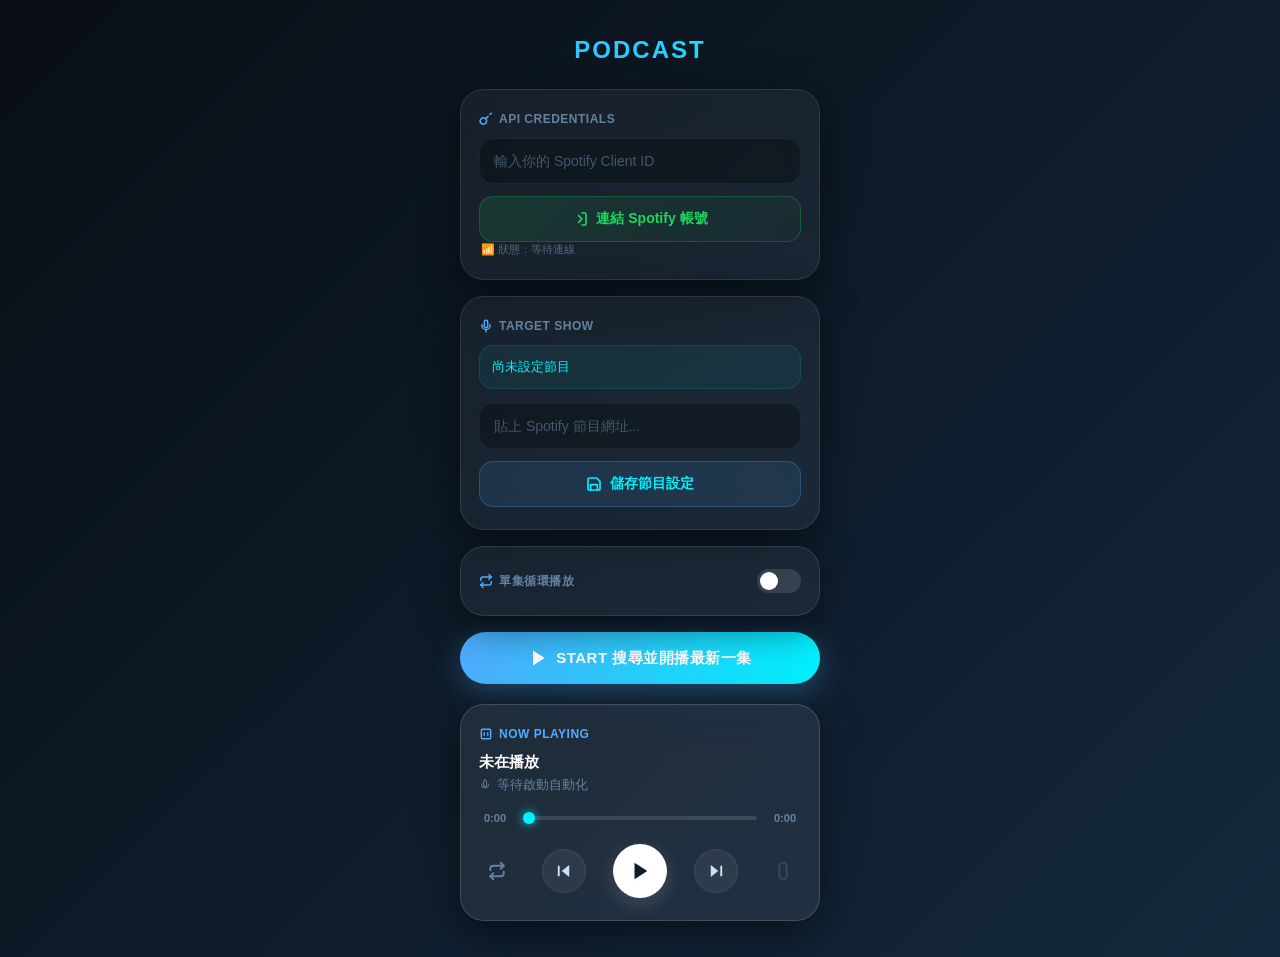
<file: index.html>
<!DOCTYPE html>
<html lang="zh-TW">
<head>
    <meta charset="UTF-8">
    <meta name="viewport" content="width=device-width, initial-scale=1.0, maximum-scale=1.0, user-scalable=no">
    <title>Podcast Launcher - Ultimate Controller</title>
    
    <meta name="apple-mobile-web-app-capable" content="yes">
    <meta name="apple-mobile-web-app-status-bar-style" content="black-translucent">
    <meta name="apple-mobile-web-app-title" content="播客啟動器">

    <link rel="stylesheet" href="style.css">
</head>
<body>

    <div class="container">
        <h1>PODCAST</h1>

        <div class="glass-card">
            <label class="label">
                <svg width="14" height="14" viewBox="0 0 24 24" fill="none" stroke="currentColor" stroke-width="2.5" stroke-linecap="round" stroke-linejoin="round"><path d="M21 2l-2 2m-7.61 7.61a5.5 5.5 0 1 1-7.778 7.778 5.5 5.5 0 0 1 7.777-7.777zm0 0L15.5 7.5"></path></svg>
                API Credentials
            </label>
            <input type="text" id="clientIdInput" placeholder="輸入你的 Spotify Client ID">
            <button class="btn-text-action" id="authBtn">
                <svg width="16" height="16" viewBox="0 0 24 24" fill="none" stroke="currentColor" stroke-width="2.5" stroke-linecap="round" stroke-linejoin="round"><path d="M15 3h4a2 2 0 0 1 2 2v14a2 2 0 0 1-2 2h-4"></path><polyline points="10 17 15 12 10 7"></polyline></svg>
                連結 Spotify 帳號
            </button>
            <div id="authStatus">📶 狀態：等待連線</div>
        </div>

        <div class="glass-card">
            <label class="label">
                <svg width="14" height="14" viewBox="0 0 24 24" fill="none" stroke="currentColor" stroke-width="2.5" stroke-linecap="round" stroke-linejoin="round"><path d="M12 2a3 3 0 0 0-3 3v7a3 3 0 0 0 6 0V5a3 3 0 0 0-3-3z"></path><path d="M19 10v1a7 7 0 0 1-14 0v-1"></path><line x1="12" y1="19" x2="12" y2="22"></line></svg>
                Target Show
            </label>
            <div class="current-status" id="currentSelection">尚未設定節目</div>
            <input type="text" id="podcastUrl" placeholder="貼上 Spotify 節目網址...">
            <button class="btn-text-action btn-blue" id="saveBtn">
                <svg width="16" height="16" viewBox="0 0 24 24" fill="none" stroke="currentColor" stroke-width="2.5" stroke-linecap="round" stroke-linejoin="round"><path d="M19 21H5a2 2 0 0 1-2-2V5a2 2 0 0 1 2-2h11l5 5v11a2 2 0 0 1-2 2z"></path><polyline points="17 21 17 13 7 13 7 21"></polyline></svg>
                儲存節目設定
            </button>
        </div>

        <div class="glass-card row">
            <label class="label" style="margin: 0;">
                <svg width="14" height="14" viewBox="0 0 24 24" fill="none" stroke="currentColor" stroke-width="2.5" stroke-linecap="round" stroke-linejoin="round"><polyline points="17 1 21 5 17 9"></polyline><path d="M3 11V9a4 4 0 0 1 4-4h14"></path><polyline points="7 23 3 19 7 15"></polyline><path d="M21 13v2a4 4 0 0 1-4 4H3"></path></svg>
                單集循環播放
            </label>
            <label class="switch">
                <input type="checkbox" id="repeatSwitch">
                <span class="slider"></span>
            </label>
        </div>

        <button class="btn-start" id="startBtn">
            <svg width="20" height="20" viewBox="0 0 24 24" fill="currentColor"><polygon points="6 3 20 12 6 21 6 3"></polygon></svg>
            START 搜尋並開播最新一集
        </button>

        <div class="glass-card" id="playerPanel">
            <label class="label" style="color: #4facfe; margin-bottom: 12px;">
                <svg width="14" height="14" viewBox="0 0 24 24" fill="none" stroke="currentColor" stroke-width="2.5"><rect x="4" y="4" width="16" height="16" rx="2" ry="2"></rect><line x1="9" y1="9" x2="9" y2="15"></line><line x1="15" y1="9" x2="15" y2="15"></line></svg>
                Now Playing
            </label>
            <div class="track-title" id="trackTitle">未在播放</div>
            <div class="track-artist">
                <svg width="12" height="12" viewBox="0 0 24 24" fill="none" stroke="currentColor" stroke-width="2" stroke-linecap="round" stroke-linejoin="round"><path d="M12 2a3 3 0 0 0-3 3v7a3 3 0 0 0 6 0V5a3 3 0 0 0-3-3z"></path><path d="M19 10v1a7 7 0 0 1-14 0v-1"></path></svg>
                <span id="trackArtist">等待啟動自動化</span>
            </div>
            
            <div class="progress-container">
                <span class="time-text" id="timeCurrent">0:00</span>
                <input type="range" class="progress-bar" id="progressBar" min="0" max="100" value="0">
                <span class="time-text" id="timeTotal">0:00</span>
            </div>

            <div class="controls-row">
                <button class="btn-control-sub" id="panelRepeatBtn">
                    <svg width="18" height="18" viewBox="0 0 24 24" fill="none" stroke="currentColor" stroke-width="2.5" stroke-linecap="round" stroke-linejoin="round"><polyline points="17 1 21 5 17 9"></polyline><path d="M3 11V9a4 4 0 0 1 4-4h14"></path><polyline points="7 23 3 19 7 15"></polyline><path d="M21 13v2a4 4 0 0 1-4 4H3"></path></svg>
                </button>

                <button class="btn-control" id="prevBtn">
                    <svg width="18" height="18" viewBox="0 0 24 24" fill="currentColor"><polygon points="19 20 9 12 19 4 19 20"></polygon><line x1="5" y1="5" x2="5" y2="19" stroke="currentColor" stroke-width="2.5"></line></svg>
                </button>
                
                <button class="btn-control toggle-btn" id="playToggleBtn">
                    <svg width="22" height="22" viewBox="0 0 24 24" fill="currentColor"><polygon points="6 3 20 12 6 21 6 3"></polygon></svg>
                </button>
                
                <button class="btn-control" id="nextBtn">
                    <svg width="18" height="18" viewBox="0 0 24 24" fill="currentColor"><polygon points="5 4 15 12 5 20 5 4"></polygon><line x1="19" y1="5" x2="19" y2="19" stroke="currentColor" stroke-width="2.5"></line></svg>
                </button>

                <button class="btn-control-sub" style="opacity: 0.3; cursor: default;">
                    <svg width="18" height="18" viewBox="0 0 24 24" fill="none" stroke="currentColor" stroke-width="2.5"><path d="M12 1a5 5 0 0 0-5 5v12a5 5 0 0 0 10 0V6a5 5 0 0 0-5-5z"></path></svg>
                </button>
            </div>
        </div>

    </div>

    <script src="script.js"></script>
</body>
</html>
</file>
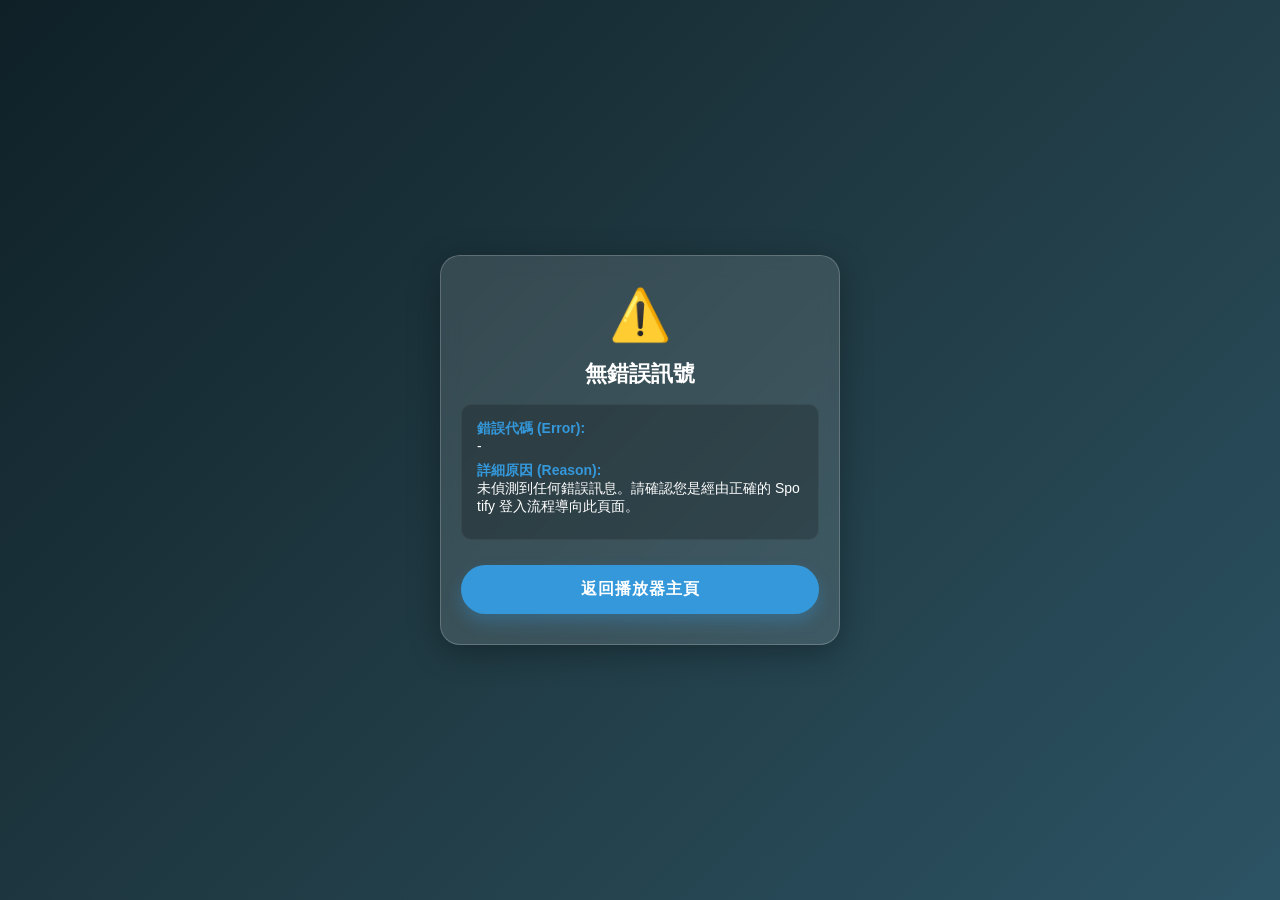
<file: callback.html>
<!DOCTYPE html>
<html lang="zh-TW">
<head>
    <meta charset="UTF-8">
    <meta name="viewport" content="width=device-width, initial-scale=1.0, maximum-scale=1.0, user-scalable=no">
    <title>Spotify 驗證結果</title>
    <style>
        /* 保持一致的藍色調漸層背景 */
        body {
            margin: 0; padding: 0;
            font-family: -apple-system, BlinkMacSystemFont, "Segoe UI", Roboto, sans-serif;
            background: linear-gradient(135deg, #0f2027, #203a43, #2c5364);
            min-height: 100vh;
            display: flex; justify-content: center; align-items: center;
            color: #fff;
        }

        .container {
            width: 85%; max-width: 400px; text-align: center;
        }

        /* 磨砂玻璃卡片 */
        .glass-card {
            background: rgba(255, 255, 255, 0.12);
            backdrop-filter: blur(10px);
            -webkit-backdrop-filter: blur(10px);
            border-radius: 20px; padding: 30px 20px;
            border: 1px solid rgba(255, 255, 255, 0.2);
            box-shadow: 0 8px 32px 0 rgba(0, 0, 0, 0.3);
        }

        /* 錯誤圖示狀態 */
        .icon {
            font-size: 50px;
            margin-bottom: 15px;
        }
        
        .error-icon { color: #ff6b6b; }
        .success-icon { color: #1DB954; }

        h2 { font-size: 22px; margin-top: 0; margin-bottom: 15px; }

        /* 錯誤細節區塊 */
        .error-details {
            background: rgba(0, 0, 0, 0.2);
            border-radius: 10px;
            padding: 15px;
            text-align: left;
            font-size: 14px;
            margin-bottom: 25px;
            border: 1px solid rgba(255, 255, 255, 0.05);
        }

        .error-item {
            margin-bottom: 8px;
            word-break: break-all;
        }

        .error-item span {
            font-weight: bold;
            color: #3498db;
        }

        /* 返回主頁按鈕 */
        .btn-back {
            display: inline-block;
            width: 100%; box-sizing: border-box;
            background: #3498db; color: white; border: none; padding: 14px; border-radius: 30px;
            font-size: 16px; font-weight: bold; letter-spacing: 1px; cursor: pointer;
            text-decoration: none;
            box-shadow: 0 8px 16px rgba(52, 152, 219, 0.3);
            transition: 0.3s;
        }
        .btn-back:hover { background: #2980b9; }
    </style>
</head>
<body>

    <div class="container">
        <div class="glass-card">
            <div id="statusIcon" class="icon error-icon">❌</div>
            <h2 id="statusTitle">驗證發生錯誤</h2>

            <div class="error-details">
                <div class="error-item"><span>錯誤代碼 (Error):</span> <div id="errCode">-</div></div>
                <div class="error-item"><span>詳細原因 (Reason):</span> <div id="errDesc">-</div></div>
                <div class="error-item" id="stateRow"><span>安全狀態碼 (State):</span> <div id="errState">-</div></div>
            </div>

            <a href="index.html" class="btn-back">返回播放器主頁</a>
        </div>
    </div>

    <script>
        document.addEventListener('DOMContentLoaded', function() {
            // 💡 1. 解析網址列帶來的 URL 參數 (?error=xxxx&error_description=xxxx)
            const urlParams = new URLSearchParams(window.location.search);
            const error = urlParams.get('error');
            const errorDescription = urlParams.get('error_description');
            const state = urlParams.get('state');

            // 取得畫面的 HTML 元件
            const statusIcon = document.getElementById('statusIcon');
            const statusTitle = document.getElementById('statusTitle');
            const errCodeEl = document.getElementById('errCode');
            const errDescEl = document.getElementById('errDesc');
            const errStateEl = document.getElementById('errState');
            const stateRow = document.getElementById('stateRow');

            // 💡 2. 判斷是否有錯誤訊號
            if (error) {
                // 顯示錯誤狀態
                statusIcon.innerText = '❌';
                statusIcon.className = 'icon error-icon';
                
                // 翻譯常見的 Spotify 官方錯誤代碼，讓使用者看得懂
                errCodeEl.innerText = error;
                if (error === 'access_denied') {
                    statusTitle.innerText = '使用者拒絕授權';
                    errDescEl.innerText = '您取消了 Spotify 的登入或拒絕授權給此小工具，程式將無法連線。';
                } else {
                    statusTitle.innerText = 'Spotify 連線失敗';
                    errDescEl.innerText = errorDescription || '未知錯誤，請檢查開發者後台的設定。';
                }

                if (state) {
                    errStateEl.innerText = state;
                } else {
                    stateRow.style.display = 'none'; // 沒有 state 就隱藏
                }
            } else {
                // 防禦機制：萬一使用者是正常登入成功、或者誤點進來，顯示安全提示
                statusIcon.innerText = '⚠️';
                statusIcon.className = 'icon success-icon';
                statusTitle.innerText = '無錯誤訊號';
                errDescEl.innerText = '未偵測到任何錯誤訊息。請確認您是經由正確的 Spotify 登入流程導向此頁面。';
                document.getElementById('stateRow').style.display = 'none';
            }
        });
    </script>
</body>
</html>
</file>
<file: style.css>
body {
    margin: 0; padding: 0;
    font-family: -apple-system, BlinkMacSystemFont, "SF Pro Text", sans-serif;
    background: linear-gradient(135deg, #090e14 0%, #0e1b29 50%, #14283d 100%);
    min-height: 100vh; display: flex; justify-content: center; align-items: center; color: #ffffff; -webkit-font-smoothing: antialiased;
}
.container { width: 90%; max-width: 360px; text-align: center; padding: 20px 0; }
h1 { font-size: 24px; font-weight: 800; margin-bottom: 25px; letter-spacing: 2px; background: linear-gradient(90deg, #4facfe 0%, #00f2fe 100%); -webkit-background-clip: text; -webkit-text-fill-color: transparent; }
.glass-card { background: rgba(255, 255, 255, 0.05); backdrop-filter: blur(20px); -webkit-backdrop-filter: blur(20px); border-radius: 24px; padding: 22px 18px; margin-bottom: 16px; border: 1px solid rgba(255, 255, 255, 0.1); box-shadow: 0 12px 40px 0 rgba(0, 0, 0, 0.5); }
.label { display: flex; align-items: center; gap: 6px; text-align: left; font-size: 12px; color: #64829f; margin-bottom: 12px; font-weight: 600; text-transform: uppercase; letter-spacing: 0.5px; }
.label svg { color: #4facfe; }
.current-status { text-align: left; font-size: 13px; color: #00f2fe; margin-bottom: 14px; word-break: break-all; font-weight: 500; background: rgba(0, 242, 254, 0.06); padding: 12px; border-radius: 14px; border: 1px solid rgba(0, 242, 254, 0.12); }
input[type="text"] { width: 100%; box-sizing: border-box; background: rgba(0, 0, 0, 0.3); border: 1px solid rgba(255, 255, 255, 0.06); border-radius: 14px; padding: 14px; color: #fff; font-size: 14px; margin-bottom: 12px; outline: none; transition: all 0.3s ease; }
input[type="text"]:focus { border-color: #4facfe; background: rgba(0, 0, 0, 0.4); box-shadow: 0 0 15px rgba(79, 172, 254, 0.15); }
input[type="text"]::placeholder { color: #43586d; }
.btn-text-action { width: 100%; background: linear-gradient(135deg, rgba(29, 185, 84, 0.15) 0%, rgba(26, 163, 74, 0.05) 100%); border: 1px solid rgba(29, 185, 84, 0.3); color: #1ed760; padding: 13px; border-radius: 14px; font-size: 14px; font-weight: 600; cursor: pointer; display: flex; align-items: center; justify-content: center; gap: 8px; transition: all 0.2s ease; }
.btn-text-action:active { transform: scale(0.98); background: rgba(29, 185, 84, 0.25); }
.btn-text-action.btn-blue { background: rgba(79, 172, 254, 0.12); border-color: rgba(79, 172, 254, 0.25); color: #00f2fe; }
.btn-text-action.btn-blue:active { background: rgba(79, 172, 254, 0.25); }
.row { display: flex; justify-content: space-between; align-items: center; }
.switch { position: relative; display: inline-block; width: 44px; height: 24px; }
.switch input { opacity: 0; width: 0; height: 0; }
.slider { position: absolute; cursor: pointer; top: 0; left: 0; right: 0; bottom: 0; background-color: rgba(255,255,255,0.12); transition: .3s; border-radius: 34px; }
.slider:before { position: absolute; content: ""; height: 18px; width: 18px; left: 3px; bottom: 3px; background-color: white; transition: .3s; border-radius: 50%; }
input:checked + .slider { background: linear-gradient(90deg, #4facfe 0%, #00f2fe 100%); }
input:checked + .slider:before { transform: translateX(20px); }
.btn-start { width: 100%; background: linear-gradient(90deg, #4facfe 0%, #00f2fe 100%); color: white; border: none; padding: 16px; border-radius: 50px; font-size: 15px; font-weight: 700; letter-spacing: 0.5px; cursor: pointer; box-shadow: 0 8px 30px rgba(79, 172, 254, 0.3); margin-top: 8px; margin-bottom: 20px; display: flex; align-items: center; justify-content: center; gap: 8px; transition: all 0.3s ease; }
.btn-start:active { transform: scale(0.97); }

/* ==========================================================================
   🕒 【全新優化】播放進度條樣式表
   ========================================================================== */
.progress-container {
    display: flex; align-items: center; justify-content: space-between;
    gap: 10px; margin-bottom: 20px; width: 100%;
}

.time-text {
    font-size: 11px; color: #64829f; min-width: 32px; font-weight: bold;
}

/* 消除瀏覽器預設的拉條外觀 */
.progress-bar {
    flex: 1; -webkit-appearance: none; appearance: none;
    height: 4px; background: rgba(255, 255, 255, 0.12);
    border-radius: 2px; outline: none; cursor: pointer; transition: background 0.2s;
}

/* 滑鼠滑過去時軌道變亮 */
.progress-bar:hover { background: rgba(255, 255, 255, 0.2); }

/* 🌟 進度條上的圓形拖拉球 (Webkit 核心如 Chrome / Safari) */
.progress-bar::-webkit-slider-thumb {
    -webkit-appearance: none; appearance: none;
    width: 12px; height: 12px; border-radius: 50%;
    background: #00f2fe; box-shadow: 0 0 10px rgba(0, 242, 254, 0.8);
    transition: transform 0.1s ease;
}
.progress-bar::-webkit-slider-thumb:active { transform: scale(1.4); }

/* 🌟 進度條上的圓形拖拉球 (Firefox 核心) */
.progress-bar::-moz-range-thumb {
    width: 12px; height: 12px; border: none; border-radius: 50%;
    background: #00f2fe; box-shadow: 0 0 10px rgba(0, 242, 254, 0.8);
    transition: transform 0.1s ease;
}
.progress-bar::-moz-range-thumb:active { transform: scale(1.4); }

/* ==========================================================================
   🎵 音樂面板與按鈕列
   ========================================================================== */
#playerPanel { background: rgba(255, 255, 255, 0.07); border-color: rgba(255,255,255,0.15); }
.track-title { font-size: 15px; font-weight: 700; color: #ffffff; margin-bottom: 4px; word-break: break-all; text-align: left; }
.track-artist { font-size: 13px; color: #64829f; margin-bottom: 18px; text-align: left; display: flex; align-items: center; gap: 6px; }
#authStatus { font-size: 11px; text-align: left; color: #516982; padding-left: 2px; }

.controls-row { display: flex; justify-content: space-between; align-items: center; width: 100%; }

.btn-control {
    background: rgba(255, 255, 255, 0.06); border: 1px solid rgba(255, 255, 255, 0.08);
    color: #d0e0ff; width: 44px; height: 44px; border-radius: 50%; cursor: pointer; transition: all 0.2s ease;
    display: flex; align-items: center; justify-content: center;
}
.btn-control:active { background: rgba(255, 255, 255, 0.15); transform: scale(0.92); }

.btn-control.toggle-btn { background: #ffffff; color: #0e1b29; width: 54px; height: 54px; box-shadow: 0 6px 20px rgba(255,255,255,0.15); }

/* 次級控制圖標（如循環按鈕） */
.btn-control-sub {
    background: none; border: none; color: #64829f; cursor: pointer;
    width: 36px; height: 36px; display: flex; align-items: center; justify-content: center;
    transition: all 0.2s ease;
}
/* 💡 循環啟動時的綠色炫光激活狀態 */
.btn-control-sub.active {
    color: #1ed760; filter: drop-shadow(0 0 6px rgba(30, 215, 96, 0.6));
}
</file>
